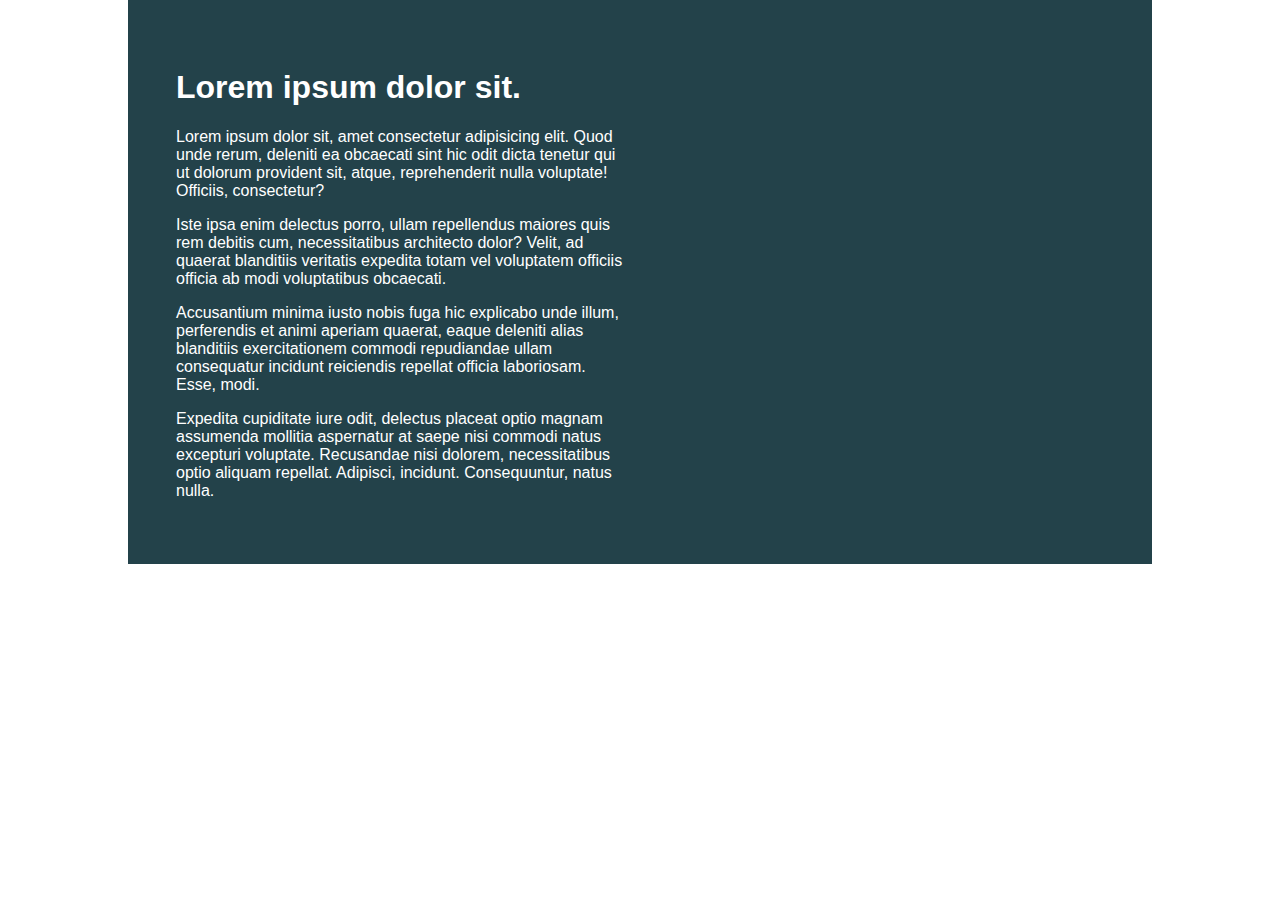
<file: Challenge_1/index.html>
<!DOCTYPE html>
<html lang="en">

<head>
    <meta charset="UTF-8">
    <meta name="viewport" content="width=device-width, initial-scale=1.0">
    <title>Day 01</title>

    <link rel="stylesheet" href="style.css">
</head>

<body>
    <div class="container">
        <div class="intro-content">
            <h1>Lorem ipsum dolor sit.</h1>
            <p>Lorem ipsum dolor sit, amet consectetur adipisicing elit. Quod unde rerum, deleniti ea obcaecati sint hic
                odit dicta tenetur qui ut dolorum provident sit, atque, reprehenderit nulla voluptate! Officiis,
                consectetur?</p>
            <p>Iste ipsa enim delectus porro, ullam repellendus maiores quis rem debitis cum, necessitatibus architecto
                dolor? Velit, ad quaerat blanditiis veritatis expedita totam vel voluptatem officiis officia ab modi
                voluptatibus obcaecati.</p>
            <p>Accusantium minima iusto nobis fuga hic explicabo unde illum, perferendis et animi aperiam quaerat, eaque
                deleniti alias blanditiis exercitationem commodi repudiandae ullam consequatur incidunt reiciendis
                repellat officia laboriosam. Esse, modi.</p>
            <p>Expedita cupiditate iure odit, delectus placeat optio magnam assumenda mollitia aspernatur at saepe nisi
                commodi natus excepturi voluptate. Recusandae nisi dolorem, necessitatibus optio aliquam repellat.
                Adipisci, incidunt. Consequuntur, natus nulla.</p>
        </div>
    </div>
</body>

</html>
</file>
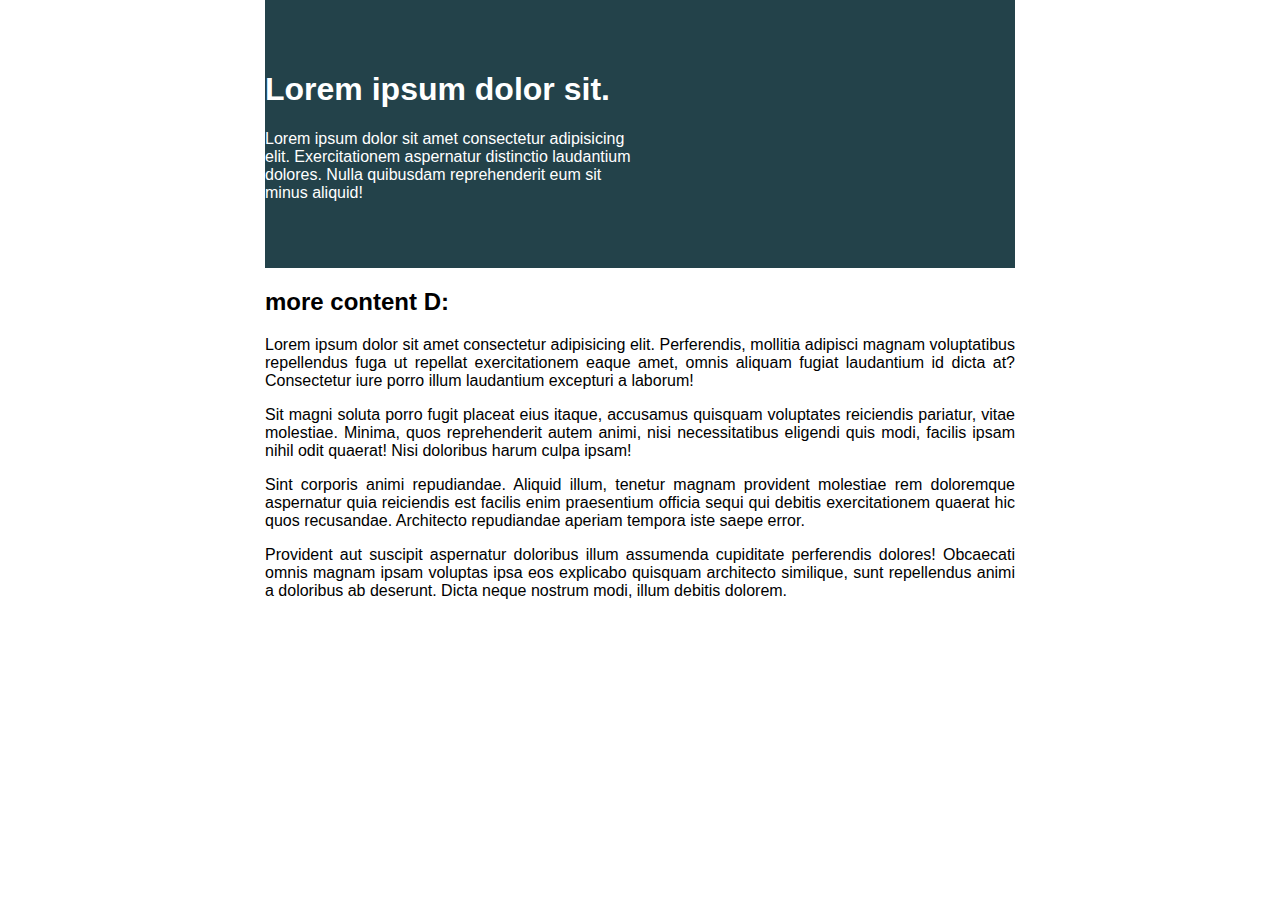
<file: Challenge_2/index.html>
<!DOCTYPE html>
<html lang="en">
  <head>
    <meta charset="UTF-8" />
    <meta name="viewport" content="width=device-width, initial-scale=1.0" />
    <title>Day 01</title>

    <link rel="stylesheet" href="style.css" />
  </head>
  <body>
    <div class="container">
      <div class="intro-content">
        <h1>Lorem ipsum dolor sit.</h1>
        <p>
          Lorem ipsum dolor sit amet consectetur adipisicing elit.
          Exercitationem aspernatur distinctio laudantium dolores. Nulla
          quibusdam reprehenderit eum sit minus aliquid!
        </p>
      </div>
    </div>

    <div class="more_content">
      <h2>more content D:</h2>
      <p>
        Lorem ipsum dolor sit amet consectetur adipisicing elit. Perferendis,
        mollitia adipisci magnam voluptatibus repellendus fuga ut repellat
        exercitationem eaque amet, omnis aliquam fugiat laudantium id dicta at?
        Consectetur iure porro illum laudantium excepturi a laborum!
      </p>
      <p>
        Sit magni soluta porro fugit placeat eius itaque, accusamus quisquam
        voluptates reiciendis pariatur, vitae molestiae. Minima, quos
        reprehenderit autem animi, nisi necessitatibus eligendi quis modi,
        facilis ipsam nihil odit quaerat! Nisi doloribus harum culpa ipsam!
      </p>
      <p>
        Sint corporis animi repudiandae. Aliquid illum, tenetur magnam provident
        molestiae rem doloremque aspernatur quia reiciendis est facilis enim
        praesentium officia sequi qui debitis exercitationem quaerat hic quos
        recusandae. Architecto repudiandae aperiam tempora iste saepe error.
      </p>
      <p>
        Provident aut suscipit aspernatur doloribus illum assumenda cupiditate
        perferendis dolores! Obcaecati omnis magnam ipsam voluptas ipsa eos
        explicabo quisquam architecto similique, sunt repellendus animi a
        doloribus ab deserunt. Dicta neque nostrum modi, illum debitis dolorem.
      </p>
    </div>
  </body>
</html>
</file>
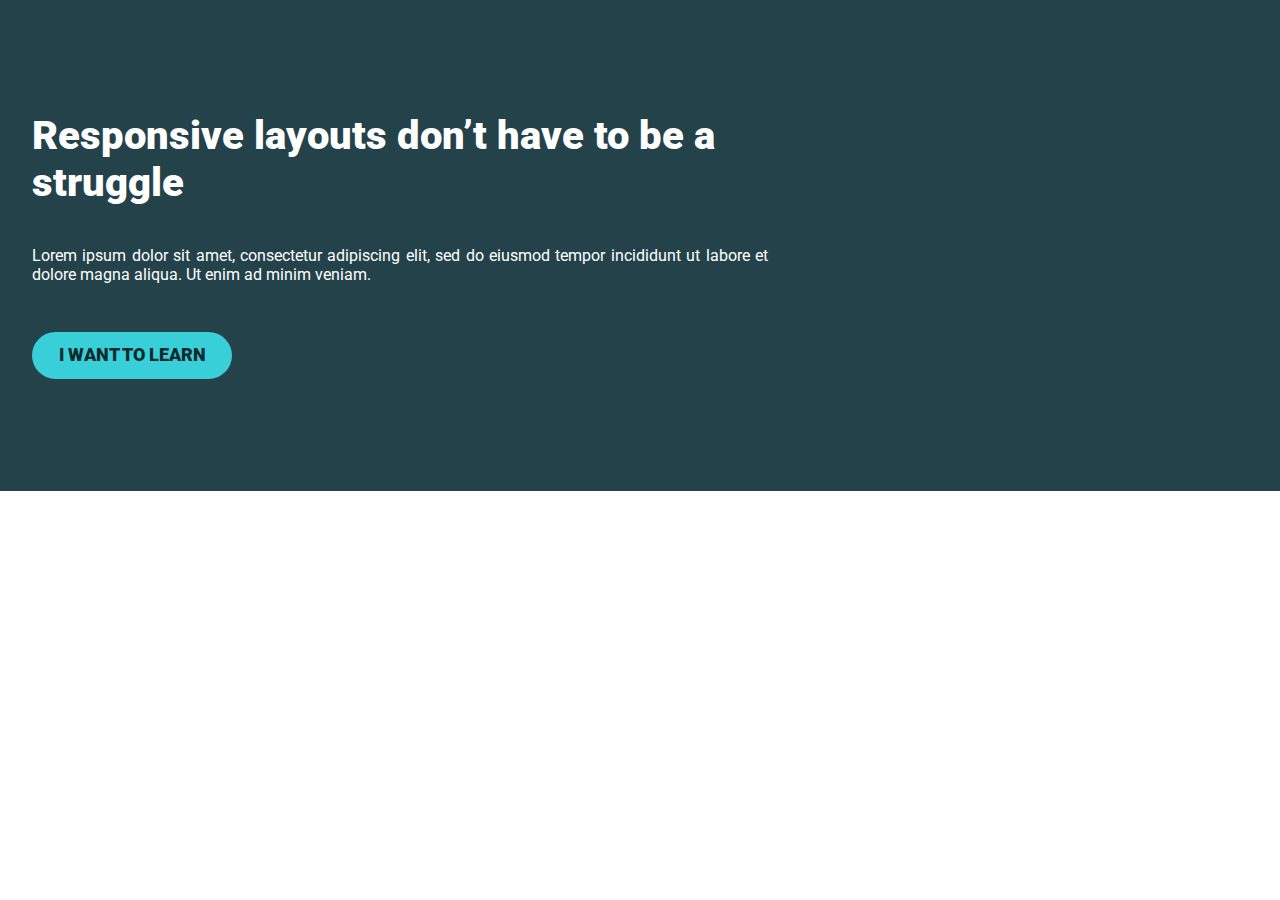
<file: Challenge_3/index.html>
<!DOCTYPE html>
<html lang="en">
  <head>
    <meta charset="UTF-8" />
    <meta http-equiv="X-UA-Compatible" content="IE=edge" />
    <meta name="viewport" content="width=device-width, initial-scale=1.0" />
    <link rel="preconnect" href="https://fonts.gstatic.com" />
    <link
      href="https://fonts.googleapis.com/css2?family=Roboto:wght@400;900&display=swap"
      rel="stylesheet"
    />
    <link rel="stylesheet" href="style.css" />
    <title>Document</title>
  </head>
  <body>
    <header>
      <div class="hero">
        <h1>Responsive layouts don’t have to be a struggle</h1>
        <p>
          Lorem ipsum dolor sit amet, consectetur adipiscing elit, sed do
          eiusmod tempor incididunt ut labore et dolore magna aliqua. Ut enim ad
          minim veniam.
        </p>
        <button class="btn"><a href="#">I WANT TO LEARN</a></button>
      </div>
    </header>
  </body>
</html>
</file>
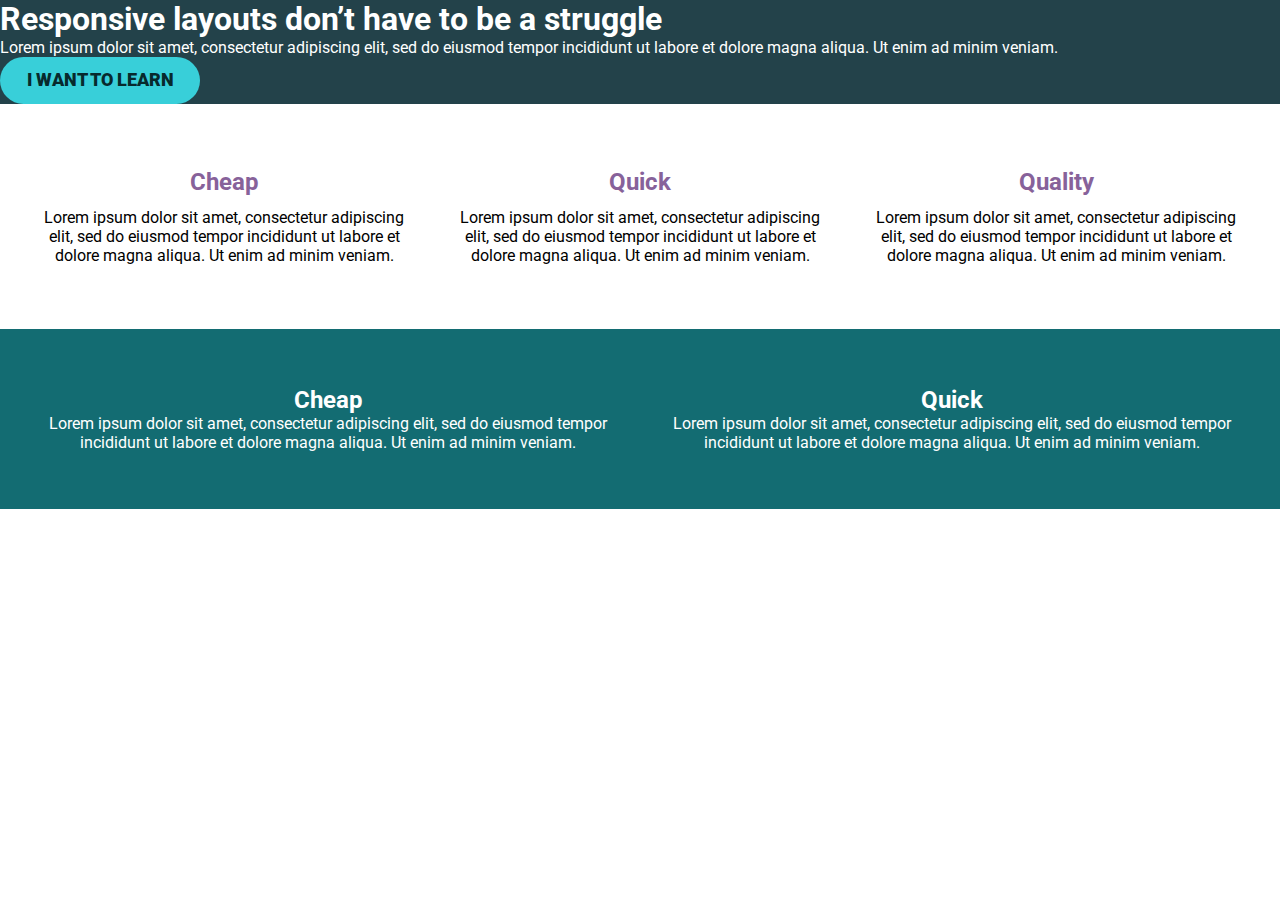
<file: Challenge_4/index.html>
<!DOCTYPE html>
<html lang="en">
  <head>
    <meta charset="UTF-8" />
    <meta http-equiv="X-UA-Compatible" content="IE=edge" />
    <meta name="viewport" content="width=device-width, initial-scale=1.0" />
    <link rel="preconnect" href="https://fonts.gstatic.com" />
    <link
      href="https://fonts.googleapis.com/css2?family=Roboto:wght@400;900&display=swap"
      rel="stylesheet"
    />
    <link rel="stylesheet" href="style.css" />
    <title>Document</title>
  </head>
  <body>
    <header>
      <div class="header__text">
        <h1>Responsive layouts don’t have to be a struggle</h1>
        <p>
          Lorem ipsum dolor sit amet, consectetur adipiscing elit, sed do
          eiusmod tempor incididunt ut labore et dolore magna aliqua. Ut enim ad
          minim veniam.
        </p>
        <button class="btn"><a href="#">I WANT TO LEARN</a></button>
      </div>
    </header>
    <main>
      <div class="main__content">
        <div class="main__card">
          <h2 class="main__title">Cheap</h2>
          <p class="main__paragraph">
            Lorem ipsum dolor sit amet, consectetur adipiscing elit, sed do
            eiusmod tempor incididunt ut labore et dolore magna aliqua. Ut enim
            ad minim veniam.
          </p>
        </div>

        <div class="main__card">
          <h2 class="main__title">Quick</h2>
          <p class="main__paragraph">
            Lorem ipsum dolor sit amet, consectetur adipiscing elit, sed do
            eiusmod tempor incididunt ut labore et dolore magna aliqua. Ut enim
            ad minim veniam.
          </p>
        </div>
        <div class="main__card">
          <h2 class="main__title">Quality</h2>
          <p class="main__paragraph">
            Lorem ipsum dolor sit amet, consectetur adipiscing elit, sed do
            eiusmod tempor incididunt ut labore et dolore magna aliqua. Ut enim
            ad minim veniam.
          </p>
        </div>
      </div>
    </main>
    <footer>
      <div class="footer__content">
        <h2 class="footer__title">Cheap</h2>
        <p class="footer__paragraph">
          Lorem ipsum dolor sit amet, consectetur adipiscing elit, sed do
          eiusmod tempor incididunt ut labore et dolore magna aliqua. Ut enim ad
          minim veniam.
        </p>
      </div>
      <div class="footer__content">
        <h2 class="footer__title">Quick</h2>
        <p class="footer__paragraph">
          Lorem ipsum dolor sit amet, consectetur adipiscing elit, sed do
          eiusmod tempor incididunt ut labore et dolore magna aliqua. Ut enim ad
          minim veniam.
        </p>
      </div>
    </footer>
  </body>
</html>
</file>
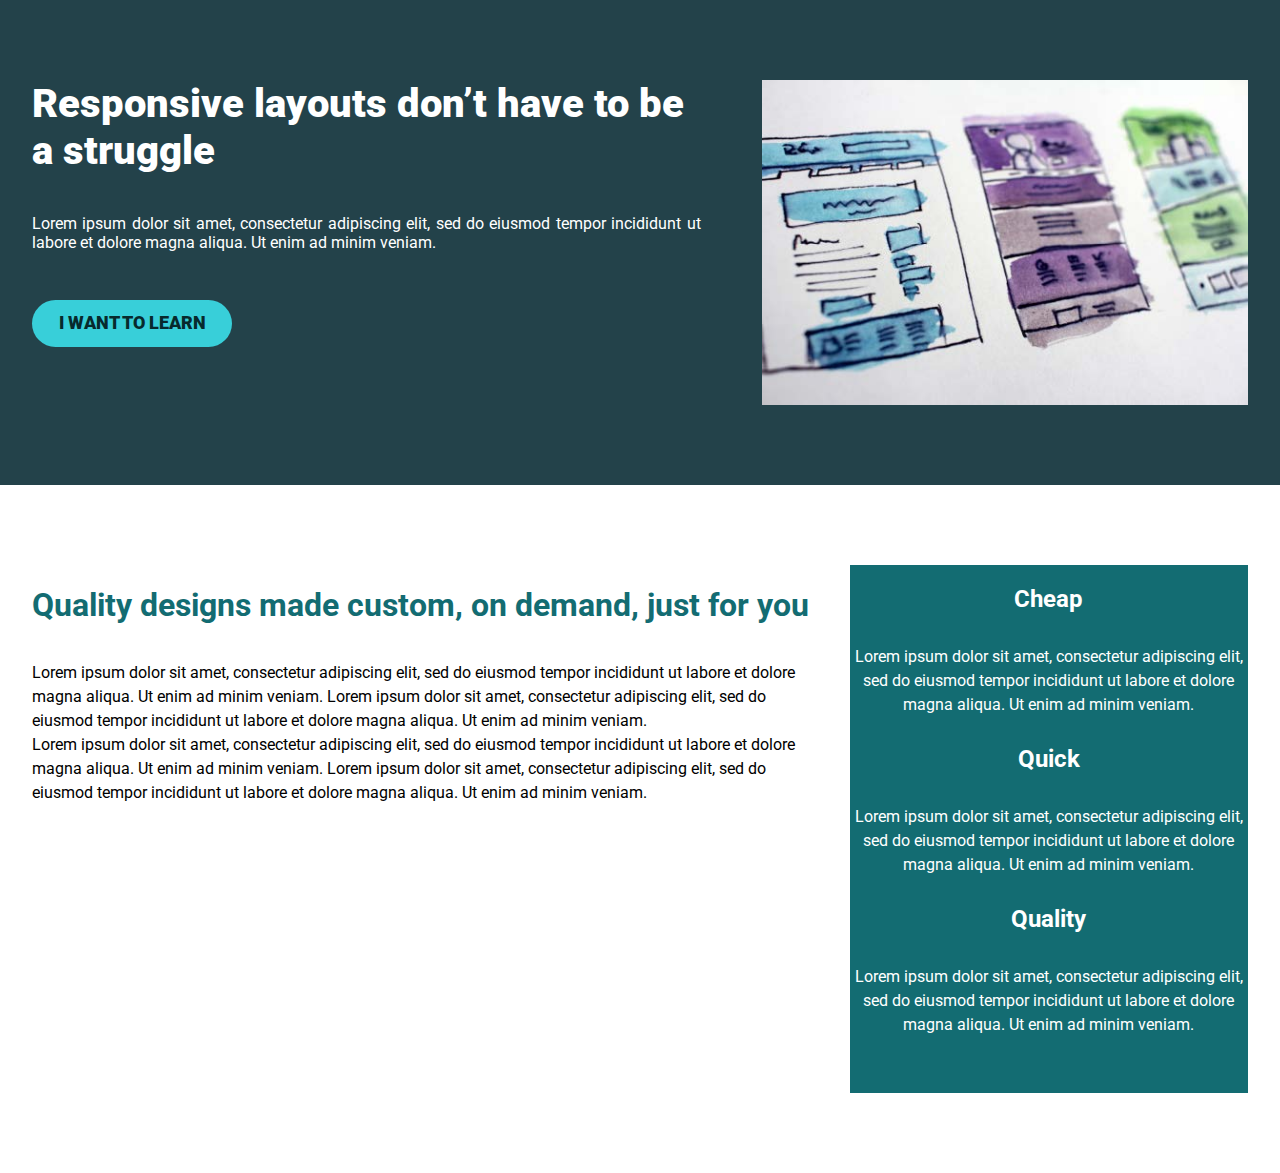
<file: Challenge_5/index.html>
<!DOCTYPE html>
<html lang="en">
  <head>
    <meta charset="UTF-8" />
    <meta http-equiv="X-UA-Compatible" content="IE=edge" />
    <meta name="viewport" content="width=device-width, initial-scale=1.0" />
    <link rel="preconnect" href="https://fonts.gstatic.com" />
    <link
      href="https://fonts.googleapis.com/css2?family=Roboto:wght@400;900&display=swap"
      rel="stylesheet"
    />
    <link rel="stylesheet" href="style.css" />
    <title>Document</title>
  </head>
  <body>
    <header>
      <div class="hero">
        <div class="hero__text">
          <h1>Responsive layouts don’t have to be a struggle</h1>
          <p>
            Lorem ipsum dolor sit amet, consectetur adipiscing elit, sed do
            eiusmod tempor incididunt ut labore et dolore magna aliqua. Ut enim
            ad minim veniam.
          </p>
          <button class="btn"><a href="#">I WANT TO LEARN</a></button>
        </div>
        <img src="02-05-challenge.jpg" alt="Website sketches" />
      </div>
    </header>
    <main>
      <div class="main__container">
        <div class="main__container__long">
          <h1>Quality designs made custom, on demand, just for you</h1>
          <p>
            Lorem ipsum dolor sit amet, consectetur adipiscing elit, sed do
            eiusmod tempor incididunt ut labore et dolore magna aliqua. Ut enim
            ad minim veniam. Lorem ipsum dolor sit amet, consectetur adipiscing
            elit, sed do eiusmod tempor incididunt ut labore et dolore magna
            aliqua. Ut enim ad minim veniam.
          </p>
          <p>
            Lorem ipsum dolor sit amet, consectetur adipiscing elit, sed do
            eiusmod tempor incididunt ut labore et dolore magna aliqua. Ut enim
            ad minim veniam. Lorem ipsum dolor sit amet, consectetur adipiscing
            elit, sed do eiusmod tempor incididunt ut labore et dolore magna
            aliqua. Ut enim ad minim veniam.
          </p>
        </div>
        <div class="main__container__right">
          <h2>Cheap</h2>
          <p>
            Lorem ipsum dolor sit amet, consectetur adipiscing elit, sed do
            eiusmod tempor incididunt ut labore et dolore magna aliqua. Ut enim
            ad minim veniam.
          </p>
          <h2>Quick</h2>
          <p>
            Lorem ipsum dolor sit amet, consectetur adipiscing elit, sed do
            eiusmod tempor incididunt ut labore et dolore magna aliqua. Ut enim
            ad minim veniam.
          </p>
          <h2>Quality</h2>
          <p>
            Lorem ipsum dolor sit amet, consectetur adipiscing elit, sed do
            eiusmod tempor incididunt ut labore et dolore magna aliqua. Ut enim
            ad minim veniam.
          </p>
        </div>
      </div>
    </main>
  </body>
</html>
</file>
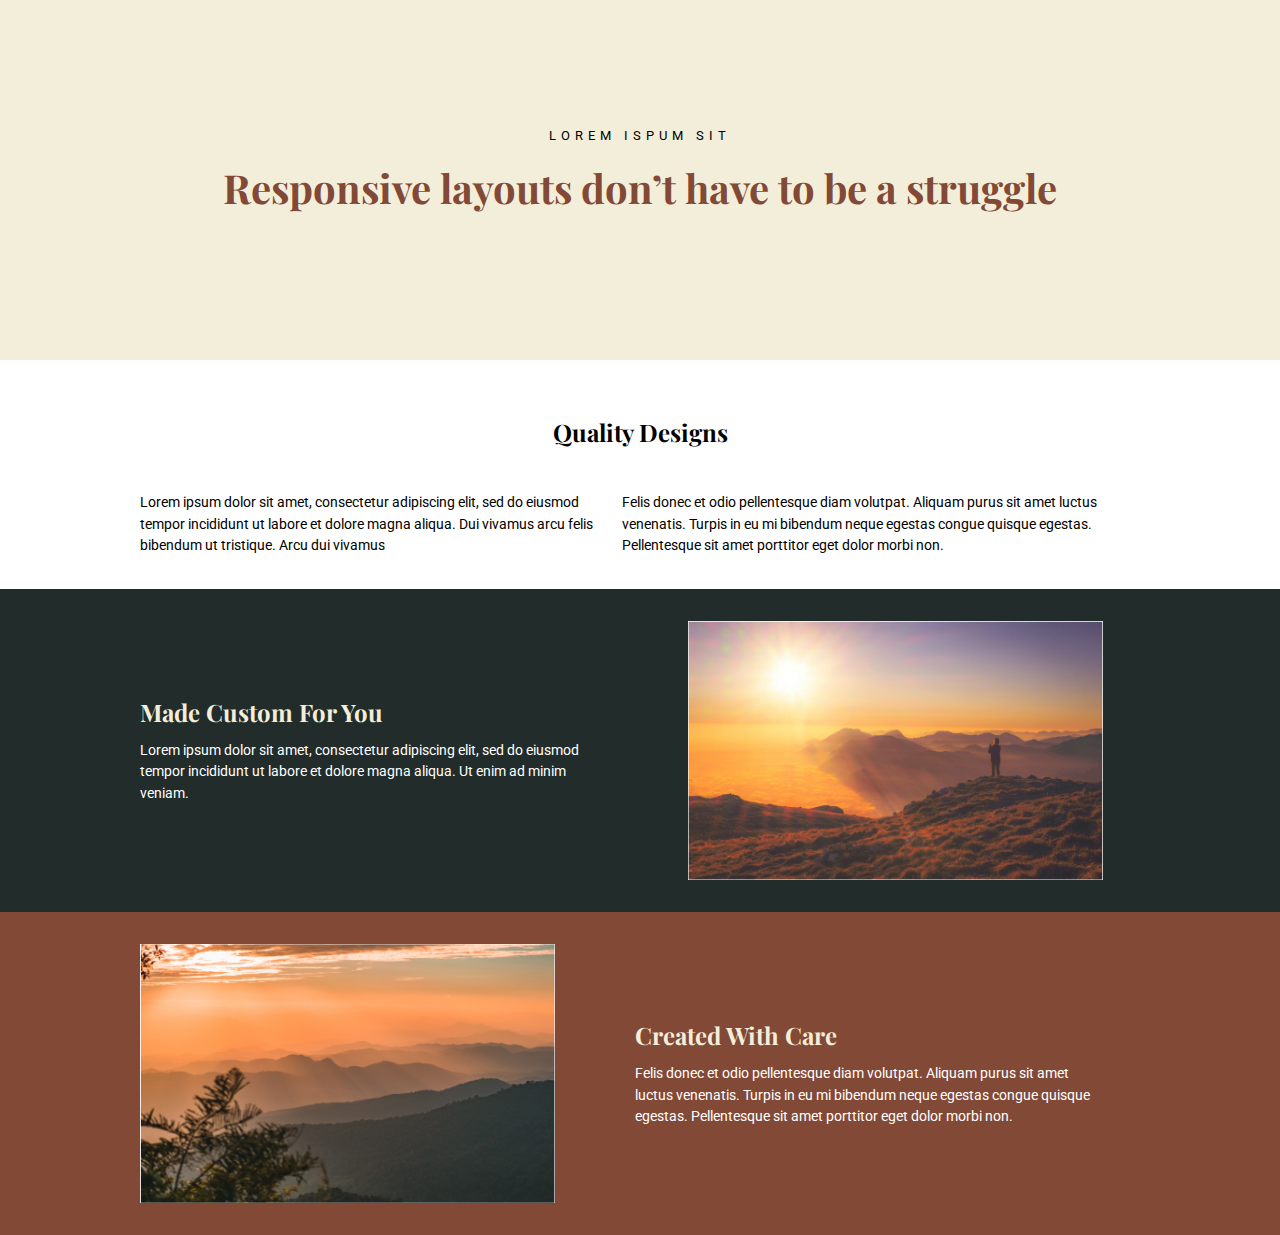
<file: Challenge_7/index.html>
<!DOCTYPE html>
<html lang="en">
  <head>
    <meta charset="UTF-8" />
    <meta http-equiv="X-UA-Compatible" content="IE=edge" />
    <meta name="viewport" content="width=device-width, initial-scale=1.0" />
    <link rel="stylesheet" href="style.css" />
    <title>Responsive Layout</title>
  </head>
  <body>
    <header>
      <div class="hero container">
        <p class="hero__text text">LOREM ISPUM SIT</p>
        <h1 class="hero__heading heading">
          Responsive layouts don’t have to be a struggle
        </h1>
      </div>
    </header>
    <main>
      <section class="main__section__text container">
        <h2 class="heading">Quality Designs</h2>
        <div class="section__content container">
          <p class="section__text text">
            Lorem ipsum dolor sit amet, consectetur adipiscing elit, sed do
            eiusmod tempor incididunt ut labore et dolore magna aliqua. Dui
            vivamus arcu felis bibendum ut tristique. Arcu dui vivamus
          </p>
          <p class="section__text text">
            Felis donec et odio pellentesque diam volutpat. Aliquam purus sit
            amet luctus venenatis. Turpis in eu mi bibendum neque egestas congue
            quisque egestas. Pellentesque sit amet porttitor eget dolor morbi
            non.
          </p>
        </div>
      </section>
      <section class="main__image__section main__image__section--first">
        <div class="container">
          <div class="main__image__text">
            <h2 class="main__heading heading">Made Custom For You</h2>
            <p class="text">
              Lorem ipsum dolor sit amet, consectetur adipiscing elit, sed do
              eiusmod tempor incididunt ut labore et dolore magna aliqua. Ut
              enim ad minim veniam.
            </p>
          </div>
          <img
            class="image"
            src="image-01.jpg"
            alt="A man standing on a hill."
          />
        </div>
      </section>

      <section class="main__image__section main__image__section--second">
        <div class="container">
          <div class="main__image__text">
            <h2 class="main__heading heading">Created With Care</h2>
            <p class="text">
              Felis donec et odio pellentesque diam volutpat. Aliquam purus sit
              amet luctus venenatis. Turpis in eu mi bibendum neque egestas
              congue quisque egestas. Pellentesque sit amet porttitor eget dolor
              morbi non.
            </p>
          </div>
          <img
            class="reversed__img"
            src="image-02.jpg"
            alt="Shinning sun through the hills."
          />
        </div>
      </section>
    </main>
  </body>
</html>
</file>
<file: Challenge_1/style.css>
/* INSTRUCTIONS
 *
 * 1) Limit the total width of
 *    the .intro-conent to about half
 *    of it's parent
 *
 * 2) Stop the text from overflowing
 *    out the bottom at small screen
 *    widths
 *
 * You may modify the HTML if needed
 *
 */

* {
  box-sizing: border-box;
}

body {
  margin: 0;
  font-family: sans-serif;
}

.container {
  background: #23424a;
  color: white;

  width: 80%;
  margin: 0 auto;

  padding: 2em;
  text-align: start;
}

.intro-content {
  width: 50%;
  padding: 1em;
}
</file>
<file: Challenge_2/style.css>
/* INSTRUCTIONS
 *
 * 1) Keep the text inside .intro-content
 *    in the same place, but have the background
 *    extend from one side of the viewport
 *    to the other, no matter how wide or narrow
 *    the browser is.
 *
 * 2) Limit the maximum width of the text in the
 *    bottom area.
 *
 * You may modify the HTML if needed
 * (you probably should for this challenge)
 *
 */

* {
  box-sizing: border-box;
}

body {
  margin: 0;
  font-family: sans-serif;
}

.container {
  width: 80%;
  max-width: 750px;
  margin: 0 auto;
  background: #23424a;
  color: white;
  padding: 50px 0;
}

.intro-content {
  width: 50%;
}
.more_content {
  margin: auto;
  width: 80%;
  text-align: justify;
  max-width: 750px;
}
</file>
<file: Challenge_3/style.css>
* {
  font-family: 'Roboto', sans-serif;
  box-sizing: border-box;
  margin: 0;
  padding: 0;
}
header {
  width: 100vw;
  background-color: #23424a;
  color: white;
}
.hero {
  width: 70%;
  max-width: 800px;
  padding: 7em 2em;
}
.hero h1 {
  font-weight: 900;
  font-size: 2.5rem;
  margin-bottom: 1em;
}
.hero p {
  margin-bottom: 3em;
  text-align: justify;
}

.btn {
  border: none;
  background-color: #38cfd9;
  padding: 1em 2em;
  border-radius: 25px;
}

.btn a {
  text-decoration: none;
  font-size: 1.1rem;
  font-weight: 900;
  color: #072a2d;
}
</file>
<file: Challenge_4/style.css>
* {
  font-family: 'Roboto', sans-serif;
  box-sizing: border-box;
  margin: 0;
  padding: 0;
}
.header__text {
  width: 100vw;
  background-color: #23424a;
  color: white;
}
.hero {
  width: 70%;
  max-width: 800px;
  padding: 5em 2em;
}
.hero h1 {
  font-weight: 900;
  font-size: 2.5rem;
  margin-bottom: 1em;
}
.hero p {
  margin-bottom: 3em;
  text-align: justify;
}

.btn {
  border: none;
  background-color: #38cfd9;
  padding: 1em 2em;
  border-radius: 25px;
}

.btn a {
  text-decoration: none;
  font-size: 1.1rem;
  font-weight: 900;
  color: #072a2d;
}
.main__content {
  display: flex;
  gap: 2em;
  margin: 4em 2em;
  text-align: center;
}
.main__card {
  flex-direction: column;
}
.main__title {
  margin-bottom: 0.5em;
  color: #87629a;
}
footer {
  display: flex;
  gap: 2em;
  padding: 0 2em;
  text-align: center;
  background-color: #136c72;
  color: white;
  align-items: center;
  height: 20vh;
}
</file>
<file: Challenge_5/style.css>
* {
  font-family: 'Roboto', sans-serif;
  box-sizing: border-box;
  margin: 0;
  padding: 0;
}
header {
  width: 100vw;
  background-color: #23424a;
  color: white;
}
.hero {
  display: flex;
  justify-content: space-between;
  padding: 5em 2em;
}
.hero__text {
  width: 55%;
  max-width: 800px;
}
.hero__text h1 {
  font-weight: 900;
  font-size: 2.5rem;
  margin-bottom: 1em;
}
.hero__text p {
  margin-bottom: 3em;
  text-align: justify;
}

.btn {
  border: none;
  background-color: #38cfd9;
  padding: 1em 2em;
  border-radius: 25px;
}

.btn a {
  text-decoration: none;
  font-size: 1.1rem;
  font-weight: 900;
  color: #072a2d;
}

img {
  width: 40%;
}
.main__container {
  display: flex;
  padding: 5em 2em;
  gap: 1.2em;
  line-height: 1.5;
}
.main__container__long {
  padding: 1em 0;
}
.main__container__long h1 {
  color: #136c72;
  margin-bottom: 1em;
}
.main__container__right {
  background-color: #136c72;
  color: white;
  text-align: center;
  padding: 1em 0 3em 0;
  display: flex;
  flex-direction: column;
  gap: 1em;
}
.main__container__right h2 {
  margin-bottom: 0.5em;
}
.main__container__right p {
  margin-bottom: 0.5em;
}
</file>
<file: Challenge_7/style.css>
@import url('https://fonts.googleapis.com/css2?family=Playfair+Display:wght@700&family=Roboto:wght@300;400&display=swap');
* {
  margin: 0;
  padding: 0;
  box-sizing: border-box;
}
header {
  background-color: #f3eed9;
  height: 40vh;
}
.container {
  display: flex;
  width: 100%;
  max-width: 1128px;
  margin: 0 auto;
  padding: 1em 2em;
  gap: 1em;
  align-items: center;
}
.heading {
  font-family: 'Playfair Display', serif;
  margin-bottom: 0.5em;
}
.text {
  font-family: 'Roboto', sans-serif;
  font-size: 0.9rem;
  line-height: 1.5;
}
.hero {
  flex-direction: column;
  align-items: center;
  justify-content: center;
  height: 100%;
  text-align: center;
}
.hero__heading {
  font-size: 2.5rem;

  color: #824936;
}
.hero__text {
  letter-spacing: 5px;
  font-size: 0.8rem;
}
.main__section__text {
  flex-direction: column;
  align-items: center;
  margin-top: 2.5em;
}
img {
  width: 45%;
  padding: 1em 2em;
}
section {
  align-items: center;
}
.main__heading {
  color: #f3eed9;
}
.main__image__section {
  color: white;
}
.main__image__section--first {
  background-color: #222c2a;
}
.main__image__text {
  width: 50%;
  padding: 1em 2em;
}
.main__image__section--second {
  background-color: #824936;
  width: 100%;
}
.reversed__img {
  order: -1;
}
</file>
